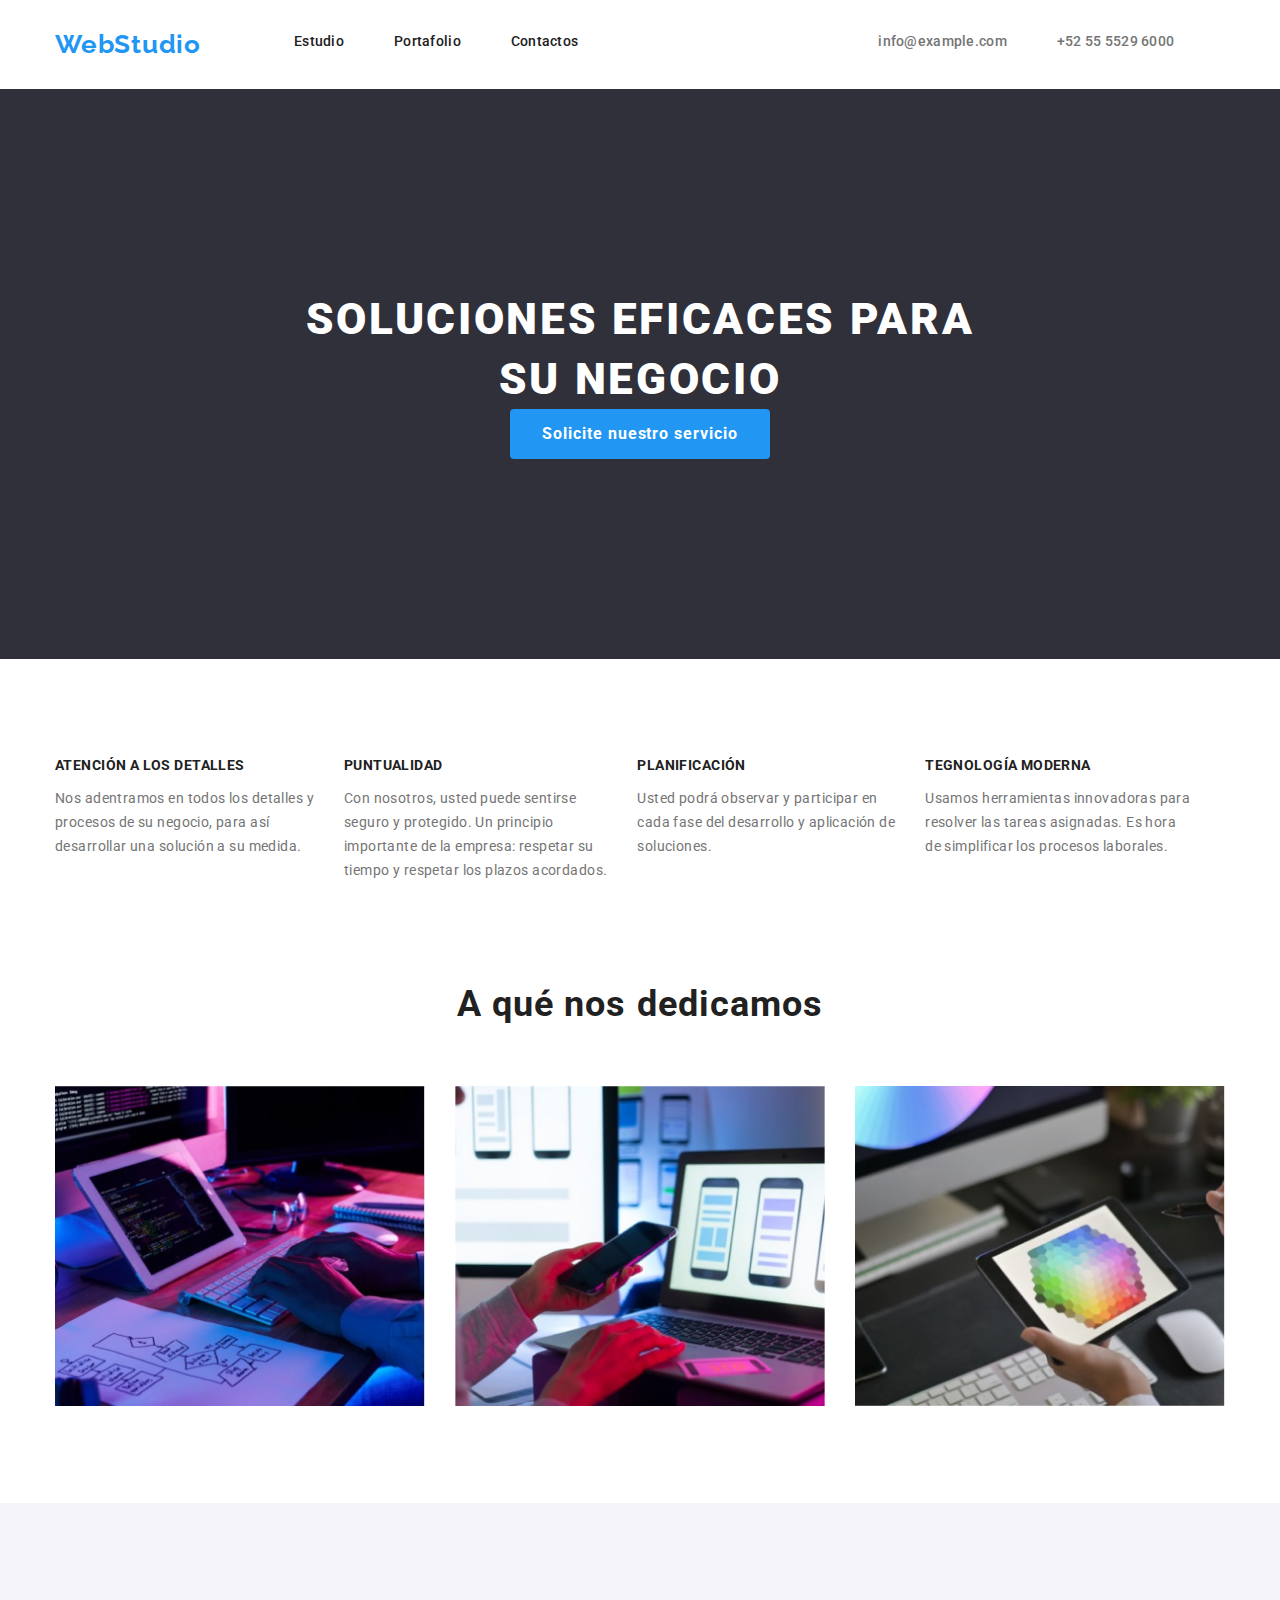
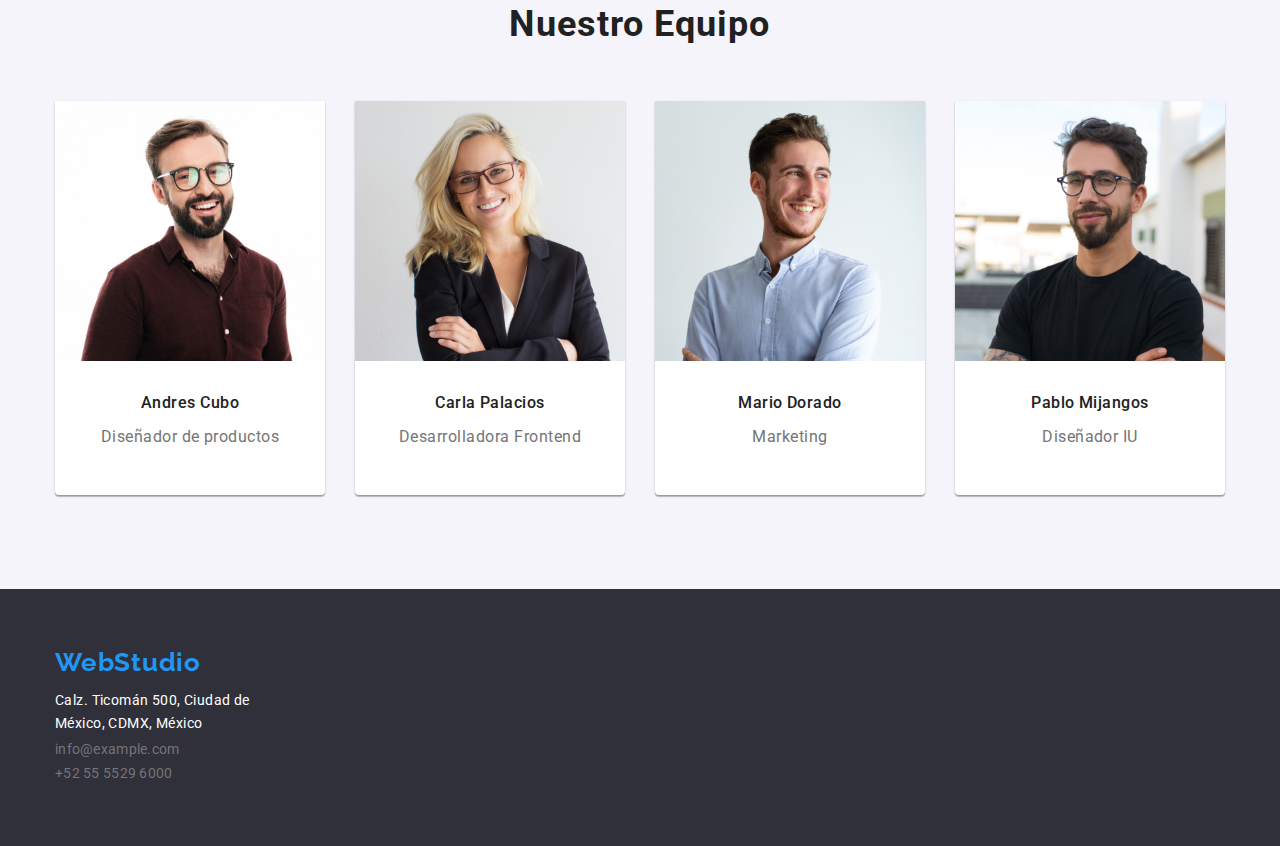
<file: index.html>
<!DOCTYPE html>
<html lang="en">

<head>
  <meta charset="UTF-8" />
  <meta http-equiv="X-UA-Compatible" content="IE=edge" />
  <meta name="viewport" content="width=device-width, initial-scale=1.0" />
  <title>WEBSTUDIO</title>
  <link rel="stylesheet"
    href="https://cdnjs.cloudflare.com/ajax/libs/modern-normalize/1.0.0/modern-normalize.min.css" />
  <link rel="stylesheet" href="./css/styles.css" />
  <link rel="preconnect" href="https://fonts.googleapis.com" />
  <link rel="preconnect" href="https://fonts.gstatic.com" crossorigin />
  <link href="https://fonts.googleapis.com/css2?family=Raleway:wght@700&family=Roboto:wght@400;500;700;900&display=swap"
    rel="stylesheet" />
</head>

<body>
  <header class="container-header">
    <div class="container flex">
      <nav class="container-nav">
        <a class="header-webstudio" href="webStudio">WebStudio</a>
        <ul class="set-header">
          <li class="item-header">
            <a class="stud-tex" href="./index.html"> Estudio</a>
          </li>
          <li class="item-header">
            <a class="stud-tex" href="./portafolio.html"> Portafolio</a>
          </li>
          <li class="item-header">
            <a class="stud-tex" href="Contactos"> Contactos</a>
          </li>
        </ul>
      </nav>
      <ul class="set-link-header">
        <li class="item-header">
          <a class="a-header-text sobre" href="info@example.com">
            info@example.com
          </a>
        </li>
        <li class="item-header">
          <a class="a-header-text" href="+525555296000"> +52 55 5529 6000 </a>
        </li>
      </ul>
    </div>
  </header>
  <main>
    <section class="background-header">
      <div class="container">
        <h1 class="heroes-title">
          SOLUCIONES EFICACES PARA <br />
          SU NEGOCIO
        </h1>
        <button class="button-index" type="button">
          Solicite nuestro servicio
        </button>
      </div>
    </section>
    <!--Grupo 1-->
    <section class="container-indicators">
      <div class="container">
        <ul class="card-set-indicators">
          <li class="item-indicators">
            <h3 class="indicators-title">ATENCIÓN A LOS DETALLES</h3>
            <p class="indicators-text">
              Nos adentramos en todos los detalles y<br />procesos de su
              negocio, para así <br />desarrollar una solución a su medida.
            </p>
          </li>
          <li class="item-indicators">
            <h3 class="indicators-title">PUNTUALIDAD</h3>
            <p class="indicators-text">
              Con nosotros, usted puede sentirse <br />seguro y protegido. Un
              principio <br />importante de la empresa: respetar su
              <br />tiempo y respetar los plazos acordados.
            </p>
          </li>
          <li class="item-indicators">
            <h3 class="indicators-title">PLANIFICACIÓN</h3>
            <p class="indicators-text">
              Usted podrá observar y participar en <br />cada fase del
              desarrollo y aplicación de <br />soluciones.
            </p>
          </li>
          <li class="item-indicators">
            <h3 class="indicators-title">TEGNOLOGÍA MODERNA</h3>
            <p class="indicators-text">
              Usamos herramientas innovadoras para <br />resolver las tareas
              asignadas. Es hora <br />de simplificar los procesos laborales.
            </p>
          </li>
        </ul>
      </div>
    </section>
    <!--Grupo 3-->
    <section class="container-dedicate">
      <div class="container">
        <h2 class="dedicate-our-title">A qué nos dedicamos</h2>
        <ul class="set-images-dedicate">
          <!--imagen 1-->
          <li class="background">
            <img class="images-our-team" src="./images/computablet1.jpg" alt="Primer Miembro del Equipo" width="370px"
              height="294px" />
          </li>
          <!--imagen 3-->
          <li class="background">
            <img class="images-our-team" src="./images/compucelular2.jpg" alt="Primer Miembro del Equipo" width="370px"
              height="294px" />
          </li>
          <!--imagen 4-->
          <li class="background">
            <img class="images-our-team" src="./images/tabletpaletacolores.jpg" alt="Primer Miembro del Equipo"
              width="370px" height="294px" />

          </li>
        </ul>
      </div>
    </section>
    <!--Grupo 2-->
    <section class="our-team">
      <div class="container">
        <h2 class="title-our-team">Nuestro Equipo</h2>
        <!--Tarjetas del equipo-->
        <ul class="set-images-team">
          <!--Tarjeta 1-->
          <li class="item-our-team">
            <img class="images-our-team" src="./images/andrescubos.jpg" alt="Primer Miembro del Equipo" width="270"
              height="260" />
            <h3 class="name-employee">Andres Cubo</h3>
            <p class="function-employee">Diseñador de productos</p>

          </li>
          <!--Tarjeta 2-->
          <li class="item-our-team">
            <img class="images-our-team" src="./images/carlapalacios.jpg" alt="Segundo Miembro del Equipo" width="270"
              height="260" />
            <h3 class="name-employee">Carla Palacios</h3>
            <p class="function-employee">Desarrolladora Frontend</p>
            <div class="icons-our-team">

          </li>
          <!--Tarjeta 3-->
          <li class="item-our-team">
            <img class="images-our-team" src="./images/mariodorado.jpg" alt="Tercer Miembro del Equipo" width="270"
              height="260" />
            <h3 class="name-employee">Mario Dorado</h3>
            <p class="function-employee">Marketing</p>
            <div class="icons-our-team">
              <div class="hover-conjunt-team">
                <a class="circle-our-team-icons">

                </a>
              </div>
              <div class="hover-conjunt-team">
          </li>
          <!--Tarjeta 4-->
          <li class="item-our-team">
            <img class="images-our-team" src="./images/pablomijangos.jpg" alt="cuarto Miembro del Equipo" width="270"
              height="260" />
            <h3 class="name-employee">Pablo Mijangos</h3>
            <p class="function-employee">Diseñador IU</p>
          </li>
        </ul>
      </div>
    </section>

    </li>
    </ul>
    </div>
    </section>
  </main>
  <!--Base-->
  <footer class="container-footer">
    <div class="container flex">
      <div class="block">
        <a class="header-webstudio-footer" href="webStudio">WebStudio</a>
        <address class="address-footer">
          <p class="p-footer">
            Calz. Ticomán 500, Ciudad de <br />México, CDMX, México
          </p>
          <ul class="set-addrees-footer">
            <li class="item-a-footer">
              <a class="a-footer" href="info@example.com">
                info@example.com</a>
            </li>
            <li class="item-a-footer">
              <a class="a-footer" href="+525555296000"> +52 55 5529 6000 </a>
            </li>
          </ul>
        </address>
      </div>

      </li>
      </ul>
    </div>
    </div>
  </footer>
</body>

</html>
</file>
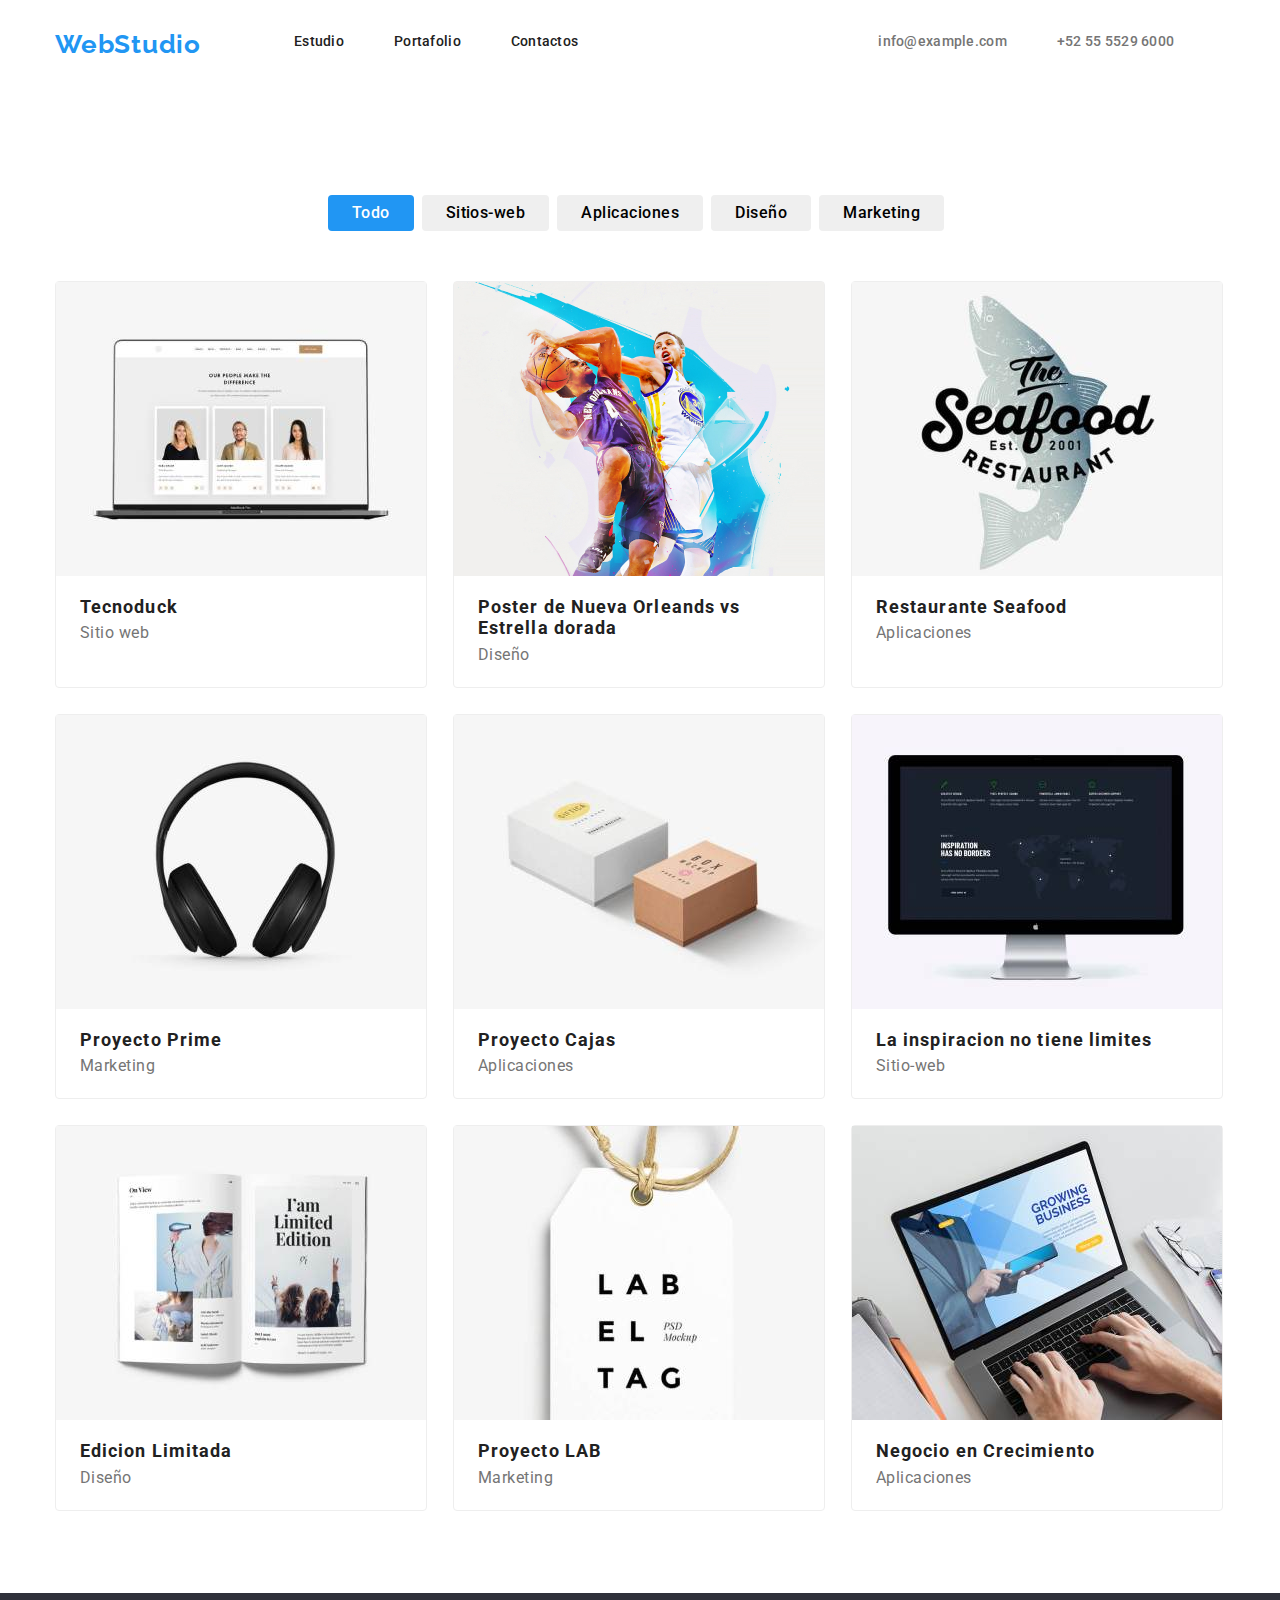
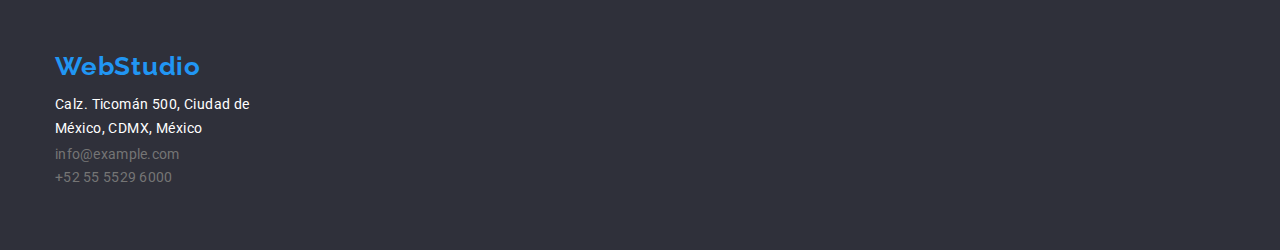
<file: portafolio.html>
<!DOCTYPE html>
<html lang="en">
  <head>
    <meta charset="UTF-8" />
    <meta http-equiv="X-UA-Compatible" content="IE=edge" />
    <meta name="viewport" content="width=device-width, initial-scale=1.0" />
    <title>Webstudio Portafolio</title>
    <!-- Primeramente el normalizador -->
    <link
      rel="stylesheet"
      href="https://cdnjs.cloudflare.com/ajax/libs/modern-normalize/1.0.0/modern-normalize.min.css"
    />
    <link rel="stylesheet" href="./css/styles.css" />
    <link rel="preconnect" href="https://fonts.googleapis.com" />
    <link rel="preconnect" href="https://fonts.gstatic.com" crossorigin />
    <link
      href="https://fonts.googleapis.com/css2?family=Raleway:wght@700&family=Roboto:wght@400;500;700;900&display=swap"
      rel="stylesheet"
    />
  </head>
  <body>
    <header class="container-header">
      <div class="container flex">
        <nav class="container-nav">
          <a class="header-webstudio" href="webStudio">WebStudio</a>
          <ul class="set-header">
            <li class="item-header">
              <a class="stud-tex" href="./index.html"> Estudio</a>
            </li>
            <li class="item-header">
              <a class="stud-tex" href="./portafolio.html">
                Portafolio</a
              >
            </li>
            <li class="item-header">
              <a class="stud-tex" href="Contactos"> Contactos</a>
            </li>
          </ul>
        </nav>
        <ul class="set-link-header">
          <li class="item-header">
           
            <a class="a-header-text" href="info@example.com">
              info@example.com
            </a>
          </li>
          <li class="item-header">
           
            <a class="a-header-text" href="+525555296000"> +52 55 5529 6000 </a>
          </li>
        </ul>
      </div>
    </header>
    <main>
      <section class="container-briefcase">
        <div class="container">
          <ul class="set-filter-briefcase">
            <li class="item-filter-briefcase">
              <button type="button" class="filter-briefcase todo">Todo</button>
            </li>
            <li class="item-filter-briefcase">
              <button type="button" class="filter-briefcase sitio">
                Sitios-web
              </button>
            </li>
            <li class="item-filter-briefcase">
              <button type="button" class="filter-briefcase aplicaciones">
                Aplicaciones
              </button>
            </li>
            <li class="item-filter-briefcase">
              <button type="button" class="filter-briefcase diseño">
                Diseño
              </button>
            </li>
            <li class="item-filter-briefcase">
              <button type="button" class="filter-briefcase marketing">
                Marketing
              </button>
            </li>
          </ul>
          <ul class="set-products">
            <li class="item-products">
              <a href="product" class="link-products">
                <img src="./images/computerthree.jpg" alt="Computerthree" />
                <h2 class="title-information">Tecnoduck</h2>
                <p class="contens-information">Sitio web</p>
              </a>
            </li>
            <li class="item-products">
              <a href="product" class="link-products">
                <img
                  src="./images/basketball.jpg"
                  alt="Poster New Orleans VS Golden Star"
                />
                <h2 class="title-information">
                  Poster de Nueva Orleands vs<br />
                  Estrella dorada
                </h2>
                <p class="contens-information">Diseño</p>
              </a>
            </li>
            <li class="item-products">
              <a href="product" class="link-products">
                <img
                  src="./images/theseafood.jpg"
                  alt="The Seafood Restaurant"
                />
                <h2 class="title-information">Restaurante Seafood</h2>
                <p class="contens-information">Aplicaciones</p>
              </a>
            </li>
            <li class="item-products">
              <a href="product" class="link-products">
                <img src="./images/headphones.jpg" alt="Headphones" />
                <h2 class="title-information">Proyecto Prime</h2>
                <p class="contens-information">Marketing</p>
              </a>
            </li>
            <li class="item-products">
              <a href="product" class="link-products">
                <img src="./images/thebox.jpg" alt="The Boxs" />
                <h2 class="title-information">Proyecto Cajas</h2>
                <p class="contens-information">Aplicaciones</p>
              </a>
            </li>
            <li class="item-products">
              <a href="product" class="link-products">
                <img src="./images/computer.jpg" alt="Computer" />
                <h2 class="title-information">
                  La inspiracion no tiene limites
                </h2>
                <p class="contens-information">Sitio-web</p>
              </a>
            </li>
            <li class="item-products">
              <a href="product" class="link-products">
                <img src="./images/magazine.jpg" alt="Magazine" />
                <h2 class="title-information">Edicion Limitada</h2>
                <p class="contens-information">Diseño</p>
              </a>
            </li>
            <li class="item-products">
              <a href="product" class="link-products">
                <img src="./images/label.jpg" alt="Labeltag" />
                <h2 class="title-information">Proyecto LAB</h2>
                <p class="contens-information">Marketing</p>
              </a>
            </li>
            <li class="item-products">
              <a href="product" class="link-products">
                <img src="./images/computertwo.jpg" alt="Computer Two" />
                <h2 class="title-information">Negocio en Crecimiento</h2>
                <p class="contens-information">Aplicaciones</p>
              </a>
            </li>
          </ul>
        </div>
      </section>
    </main>
    <!--Footer-->
    <footer class="container-footer">
    <div class="container flex">
      <div class="block">
        <a class="header-webstudio-footer" href="webStudio">WebStudio</a>
        <address class="address-footer">
          <p class="p-footer">
            Calz. Ticomán 500, Ciudad de <br />México, CDMX, México
          </p>
          <ul class="set-addrees-footer">
            <li class="item-a-footer">
              <a class="a-footer" href="info@example.com">
                info@example.com</a>
            </li>
            <li class="item-a-footer">
              <a class="a-footer" href="+525555296000"> +52 55 5529 6000 </a>
            </li>
          </ul>
        </address>
      </div>

      </li>
      </ul>
    </div>
    </div>
  </footer>
</body>

</html>
</file>
<file: css/styles.css>
html {
  box-sizing: border-box;
}

:root {
  --color-text: #212121;
  --background-color-heroes: #2f303a;
  --border-buttom-header-color: #ececec;
  --background-color-header: #ffffff;
  --background-color-team: #f5f4fa;
  --color-pseudoclase: #2196f3;
  --color-link: #757575;
  --item-products-border: #eeeeee;
  --background-color-icons-footer: rgba(255, 255, 255, 0.1);
  --color-icons: rgba(117, 117, 117, 1);
  --background-color-heroes-degrade: rgba(47, 48, 58, 0.4);
}

*,
*::after,
*::before {
  box-sizing: inherit;
}
/* Estilos para poner a cero la sangría superior de los elementos */
h1,
h2,
h3,
h4,
h5,
h6,
p {
  margin-top: 0;
  margin-bottom: 0;
}
/* Clase para restablecer las propiedades básicas de las listas (ul) */
ul {
  list-style: none;
  padding-left: 0;
  text-decoration: none;
  margin: 0;
}
/* Clase para restablecer las propiedades básicas de los enlaces */
a {
  text-decoration: none;
  color: inherit;
}
/* Propiedades para la correcta visualización de las imágenes */
img {
  display: block;
  max-width: 100%;
  height: auto;
}
/* Propiedad para anular la cursiva en address */

address {
  font-style: normal;
}

body {
  font-size: 14px;
  font-family: 'Roboto', sans-serif;
  letter-spacing: 0.03em;
  color: var(--color-text);
}

/* header */

.container {
  width: 1200px;
  padding-left: 15px;
  padding-right: 15px;
  margin-left: auto;
  margin-right: auto;
}

.flex {
  display: flex;
}

.der {
  display: flex;
  background-color: var(--background-color-header);
  border-bottom: 1px solid var(--border-buttom-header-color);
}

.container-nav {
  display: flex;
}

.header-webstudio {
  color: var(--color-pseudoclase);
  font-family: 'Raleway', sans-serif;
  font-size: 26px;
  font-weight: 700;
  line-height: 1.1em;
  letter-spacing: 0.03em;
  text-align: right;
  text-decoration: none;
  padding: 30px 0px;
  margin-right: 93px;
}

.set-header {
  display: flex;
  padding: 30px 0px;
  margin-right: 300px;
}

.stud-tex {
  font-size: 14px;
  font-weight: 500;
  line-height: 1.7em;
  letter-spacing: 0.02em;
  text-decoration: none;
}

.stud-tex:hover:focus {
  color: var(--color-pseudoclase);
}

.set-link-header {
  display: flex;
  padding: 30px 0px;
}

.item-header {
  display: flex;
}

.item-header:not(:last-child) {
  margin-right: 50px;
}

.estudio {
  color: var(--color-pseudoclase);
}

.portafolio {
  color: var(--color-pseudoclase);
}

.a-header-text {
  color: var(--color-link);
  font-weight: 500;
  font-size: 14px;
  line-height: 1.7em;
  letter-spacing: 0.02em;
  text-decoration: none;
  text-align: right;
}

.icons-header {
  height: 12px;
  width: 16px;
  fill: var(--color-icons);
  cursor: pointer;
  margin-right: 10px;
  margin-top: 5px;
}

.tel {
  height: 16px;
  width: 10px;
  margin-top: 4px;
}

.item-header:hover .a-header-text {
  color: var(--color-pseudoclase);
}

.item-header:hover .icons-header {
  fill: var(--color-pseudoclase);
}

/* Main Section Heroes */
.background-header {
  background: #2F303A;
  padding-top: 200px;
  padding-bottom: 200px;
}

.heroes-title {
  color: white;

  font-style: normal;
  font-weight: 900;
  font-size: 44px;
  line-height: 60px;

  text-align: center;
  letter-spacing: 0.06em;
  text-transform: uppercase;
}
.button-index {
  /* Centrar boton */
  display: flex;
  margin: 0 auto;
  align-items: center;
  justify-content: center;
  background: #2196f3;
  color: #ffffff;
  padding-top: 10px;
  padding-left: 32px;
  padding-right: 32px;
  padding-bottom: 10px;

  font-family: inherit;
  font-style: normal;
  font-weight: 700;
  font-size: 16px;
  line-height: 1.875em;
  letter-spacing: 0.06em;
  cursor: pointer;
  border-radius: 4px;
  border: 2px solid var(--brand-color);
}
.buttons-portafolio:hover,
.buttons-portafolio:focus,
.buttons-portafolio:active {
  background: var(--var-color-fondo-hover-focus);
  color: var(--var-colo-text-hover-focus);
}

.buttons-portafolio:hover {
  background: #2196f3;
  color: #ffffff;
}
.heroes-button2{
  margin: auto;
  gap: 10px;
  padding: 10px 32px;
  font-style: normal;
  font-weight: 700;
  font-size: 16px;
  line-height: 1.8;
  display: flex;
  letter-spacing: 0.06em;
  cursor: pointer;
  box-shadow: 0px 4px 4px rgba(0, 0, 0, 0.15);
  border-radius: 4px;
  margin-top: 30px;
  background-color: var(--color-pseudoclase);
  color: var(--background-color-header);
}

/* Main Section indicators */

.container-indicators {
  padding-top: 95px;
  padding-bottom: 94px;
}

.item-indicators {
  flex-basis: calc((100%-90px) / 4);
}

.box-indicators {
  width: 270px;
  height: 120px;
  background: #f5f4fa;
  border-radius: 4px;
  margin-bottom: 30px;
  display: inline-flex;
}

.icons-indicators {
  padding: 25px 100px;
  fill: var(--color-icons);
  cursor: pointer;
}

.icons-indicators:hover {
  fill: #2196f3;
}

.card-set-indicators {
  display: flex;
  gap: 30px;
}

.indicators-title {
  color: var(--color-text);
  font-size: 14px;
  font-weight: 700;
  line-height: 1.7;
  letter-spacing: 0.03em;
  text-align: left;
  margin-bottom: 10px;
}

.indicators-text {
  color: var(--color-link);
  font-size: 14px;
  font-weight: 400;
  line-height: 1.7;
  letter-spacing: 0.03em;
  text-align: left;
}

/* Main Section dedicate */

.container-dedicate {
  margin: auto;
  mix-blend-mode: normal;
}

.dedicate-our-title {
  font-size: 36px;
  font-weight: 700;
  line-height: 1.5;
  letter-spacing: 0.03em;
  text-align: center;
  margin-bottom: 55.05px;
}

.set-images-dedicate {
  display: flex;
  margin: auto;
  justify-content: center;
  gap: 30px;
}

.background {
  width: 373px;
  height: 323px;
  position: relative;
}

.box-dedicate-bottom {
  width: 370px;
  height: 70px;
  background: rgba(47, 48, 58, 0.8);
  position: absolute;
  bottom: 0;
}
/* Main Section team */

.our-team {
  margin-top: 94px;
  background-color: var(--background-color-team);
}

.title-our-team {
  font-size: 36px;
  font-weight: 700;
  line-height: 1.5;
  letter-spacing: 0.03em;
  text-align: center;
  margin: auto;
  padding-top: 94px;
}

.set-images-team {
  display: flex;
  margin-top: 50px;
  padding-bottom: 94px;
  gap: 30px;
}

.item-our-team {
  box-shadow: 0px 1px 3px rgba(0, 0, 0, 0.12), 0px 1px 1px rgba(0, 0, 0, 0.14),
    0px 2px 1px rgba(0, 0, 0, 0.2);
  border-radius: 0px 0px 4px 4px;
  background-color: white;
}

.name-employee {
  color: var(--color-text);
  font-size: 16px;
  font-weight: 500;
  line-height: 1.5;
  letter-spacing: 0.03em;
  text-align: center;
  padding-top: 30px;
}

.function-employee {
  color: var(--color-link);
  font-size: 16px;
  font-weight: 400;
  line-height: 1.5;
  letter-spacing: 0.03em;
  text-align: center;
  margin-top: 10px;
}

.icons-our-team {
  display: flex;
  padding-top: 16px;
  padding-bottom: 30px;
  align-items: center;
  justify-content: center;
  gap: 15px;
}

.social-media {
  height: 20px;
  width: 20px;
  fill: var(--color-icons);
  cursor: pointer;
}

.social-media:hover {
  fill: var(--background-color-header);
}

.container-regular-customers {
  padding-bottom: 151px;
}

.title-regular-customers {
  font-size: 36px;
  font-weight: 700;
  line-height: 1.5;
  letter-spacing: 0.03em;
  text-align: center;
  padding-top: 59px;
  margin-bottom: 44px;
}

.set-regular-customer {
  gap: 30px;
  display: flex;
}

.logos-regular-customer {
  box-sizing: border-box;
  border: 1px solid #afb1b8;
  border-radius: 4px;
  width: 170px;
  height: 81px;
  padding: 14px 32px;
  fill: var(--color-icons);
  cursor: pointer;
}

.box-regular-customer:hover .logos-regular-customer {
  fill: var(--color-pseudoclase);
  border-color: var(--color-pseudoclase);
}

/* page Briefcase*/

/* Desde este punto se maneja la pagina de portafolio *//* portafolio *//* portafolio *//* portafolio *//* portafolio *//* portafolio *//* portafolio *//* portafolio *//* portafolio *//* portafolio *//* portafolio *//* portafolio *//* portafolio *//* portafolio *//* portafolio *//* portafolio *//* portafolio *//* portafolio *//* portafolio *//* portafolio *//* portafolio */
/* portafolio *//* portafolio *//* portafolio *//* portafolio *//* portafolio *//* portafolio *//* portafolio *//* portafolio *//* portafolio *//* portafolio *//* portafolio *//* portafolio *//* portafolio *//* portafolio *//* portafolio *//* portafolio *//* portafolio *//* portafolio *//* portafolio *//* portafolio *//* portafolio */
/* portafolio *//* portafolio *//* portafolio *//* portafolio *//* portafolio *//* portafolio *//* portafolio *//* portafolio *//* portafolio *//* portafolio *//* portafolio *//* portafolio *//* portafolio *//* portafolio *//* portafolio */

/* main section FilterBriefcase */

.container-briefcase {
  background-color: white;
  margin: auto;
}

.set-filter-briefcase {
  display: flex;
  padding-top: 106px;
  align-items: center;
  justify-content: center;
}

.item-filter-briefcase {
  margin-right: 8px;
}

.filter-briefcase {
  border-radius: 4px;
  font-size: 16px;
  font-weight: 500;
  line-height: 1.5;
  letter-spacing: 0.03em;
  text-align: center;
  border: none;
  cursor: pointer;
  padding: 6px 24px;
}

.filter-briefcase:hover,
.filter-briefcase:focus {
  box-shadow: 0px 2px 2px 0px rgba(0, 0, 0, 0.12);

  box-shadow: 0px 1px 2px 0px rgba(0, 0, 0, 0.08);

  box-shadow: 0px 3px 1px 0px rgba(0, 0, 0, 0.1);
}

.todo {
  background: var(--color-pseudoclase);
  color: white;
  text-align: center;
}

.filter-briefcase:hover,
.filter-briefcase:focus {
  background: var(--color-pseudoclase);
  color: white;
}

/* main section products */

.set-products {
  display: flex;
  flex-wrap: wrap;
  margin-top: 50px;
  padding-bottom: 82px;
  gap: 26px;
}

.item-products {
  background-color: var(--background-color-header);
  border-radius: 4px;
  border: 1px solid var(--item-products-border);
}

.item-products:hover {
  box-shadow: 1px 4px 6px 0px rgba(0, 0, 0, 0.16);

  box-shadow: 0px 4px 4px 0px rgba(0, 0, 0, 0.06);

  box-shadow: 0px 1px 1px 0px rgba(0, 0, 0, 0.12);
}

.title-information {
  cursor: pointer;
  font-size: 18px;
  font-weight: 700;
  line-height: 1.2;
  letter-spacing: 0.06em;
  text-align: left;
  padding-top: 20px;
  padding-left: 24px;
  padding-right: 20px;
}

.contens-information {
  cursor: pointer;
  color: #757575;
  font-size: 16px;
  line-height: 1.5;
  letter-spacing: 0.03em;
  text-align: left;
  padding-left: 24px;
  padding-right: 24px;
  padding-bottom: 20px;
  margin-top: 4px;
}

/* Footer */

footer {
  color: white;
  background-color: var(--background-color-fondo);
}

.container-footer {
  padding-top: 60px;
  padding-bottom: 60px;
  background:#2F303A;
}

.header-webstudio-footer {
  color: var(--color-pseudoclase);
  font-family: 'Raleway', sans-serif;
  font-size: 26px;
  font-weight: 700;
  line-height: 1;
  letter-spacing: 0.03em;
  text-decoration: none;
  cursor: pointer;
  margin-top: 60px;
}

.p-footer {
  font-size: 14px;
  font-weight: 400;
  line-height: 1.7;
  letter-spacing: 0.03em;
  margin-bottom: 2px;
  margin-top: 14px;
}

.set-addrees-footer {
  display: inline-block;
  margin: auto;
}

.item-a-footer {
  margin: auto;
}

.a-footer:hover,
.a-footer:focus {
  color: var(--color-pseudoclase);
}

.a-footer:active {
  color: var(--color-pseudoclase);
}

.a-footer {
  color: var(--color-link);
  font-weight: 400;
  font-size: 14px;
  line-height: 1.7;
  letter-spacing: 0.02em;
  margin-bottom: 47px;
  padding-bottom: 9px;
}

.container-footer-icons {
  display: flex;
  background-color: var(background-color-icons-footer);
  display: block;
  margin-left: 70px;
}

.title-meet {
  font-weight: 700;
  font-size: 14px;
  line-height: 16px;
  letter-spacing: 0.03em;
  text-transform: uppercase;
  margin-bottom: 20px;
}

.set-footer-icons {
  display: flex;
  gap: 10px;
}

.circle-footer-icons {
  height: 40px;
  width: 40px;
  background-color: var(--background-color-icons-footer);
  border-radius: 50%;
  display: flex;
  align-items: center;
  justify-content: center;
  cursor: pointer;
}

.circle-footer-icons:hover {
  background-color: var(--color-pseudoclase);
}

.social-media-footer {
  height: 20px;
  width: 20px;
  fill: var(--background-color-header);
}
</file>
